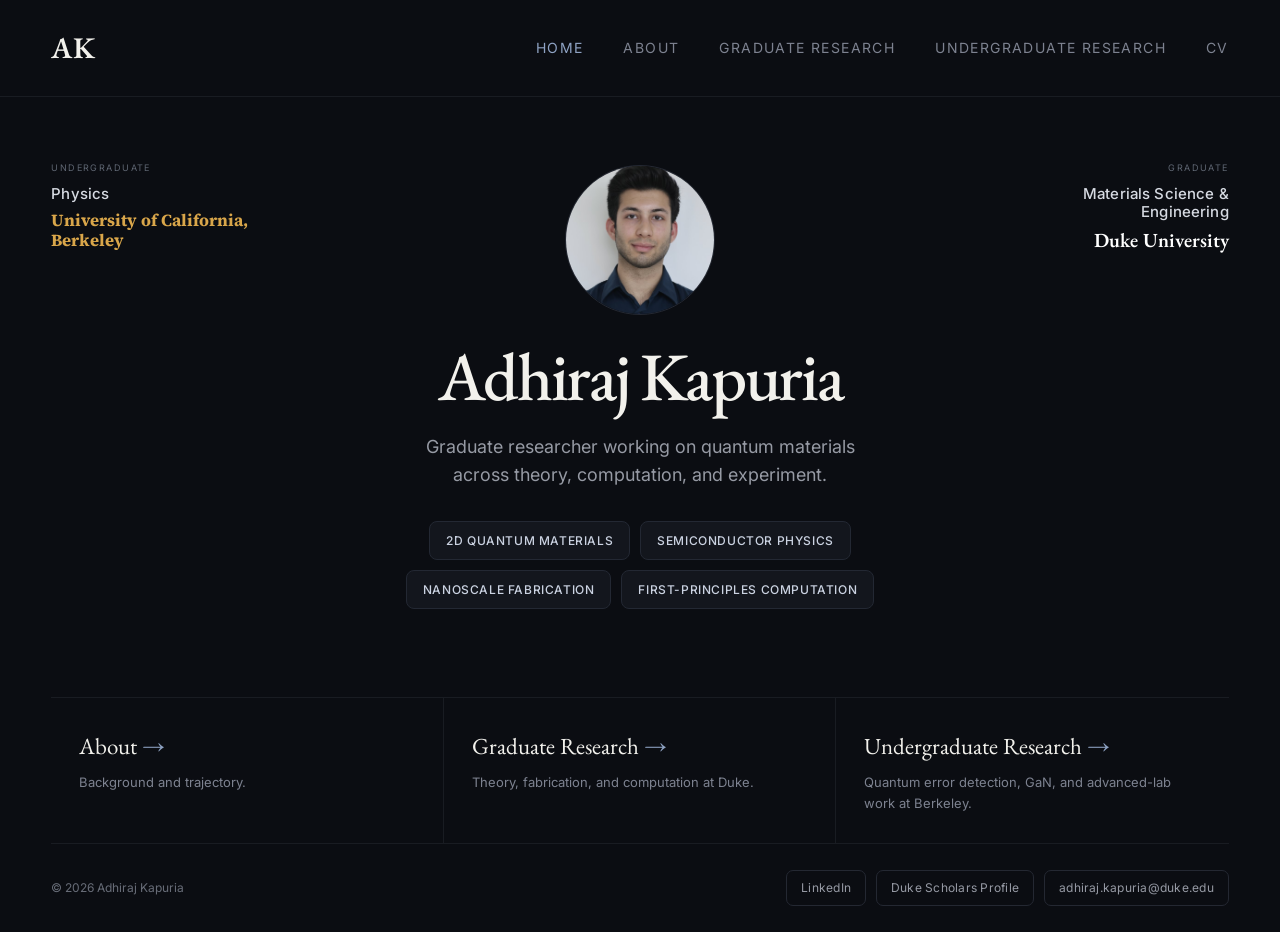
<file: index.html>
<!DOCTYPE html>
<html lang="en">

<head>
  <meta charset="UTF-8">
  <meta name="viewport" content="width=device-width, initial-scale=1.0">

  <link rel="icon" href="favicon.ico" sizes="any">
  <link rel="icon" type="image/png" href="favicon-32.png" sizes="32x32">
  <link rel="apple-touch-icon" href="apple-touch-icon.png">

  <meta name="google-site-verification" content="6veySNMaMa0N7nCQW0opp4xGRta61jZv2MQytDEqQgg" />

  <title>Adhiraj Kapuria — Quantum Materials Researcher, Duke University</title>

  <meta
    name="description"
    content="Adhiraj Kapuria is a graduate researcher in Materials Science and Engineering at Duke University, studying 2D quantum materials, semiconductor physics, nanoscale fabrication, and first-principles computation."
  >
  <meta name="author" content="Adhiraj Kapuria">
  <link rel="canonical" href="https://adhirajkapuria.com/">

  <meta property="og:type" content="website">
  <meta property="og:title" content="Adhiraj Kapuria — Quantum Materials Researcher, Duke University">
  <meta property="og:description" content="Graduate researcher studying quantum materials across theory, computation, and experiment.">
  <meta property="og:url" content="https://adhirajkapuria.com/">
  <meta property="og:image" content="https://adhirajkapuria.com/portrait.jpg">
  <meta name="twitter:card" content="summary">

  <script type="application/ld+json">
  {
    "@context": "https://schema.org",
    "@type": "Person",
    "name": "Adhiraj Kapuria",
    "url": "https://adhirajkapuria.com",
    "image": "https://adhirajkapuria.com/portrait.jpg",
    "jobTitle": "Graduate Researcher",
    "affiliation": {
      "@type": "CollegeOrUniversity",
      "name": "Duke University"
    },
    "alumniOf": {
      "@type": "CollegeOrUniversity",
      "name": "University of California, Berkeley"
    },
    "knowsAbout": [
      "2D Quantum Materials",
      "Semiconductor Physics",
      "Nanoscale Fabrication",
      "First-Principles Computation"
    ],
    "sameAs": [
      "https://www.linkedin.com/in/adhirajkapuria/"
    ]
  }
  </script>

  <link rel="preconnect" href="https://fonts.googleapis.com">
  <link rel="preconnect" href="https://fonts.gstatic.com" crossorigin>
  <link
    href="https://fonts.googleapis.com/css2?family=EB+Garamond:wght@500;600&family=Inter:wght@400;500&family=Source+Serif+4:wght@600;700&display=swap"
    rel="stylesheet"
  >

  <link rel="stylesheet" href="./style.css">
</head>

<body>

  <header class="site-header">
    <nav class="nav-container">

      <a href="index.html" class="brand">AK</a>

      <div class="nav-links">
        <a href="index.html" class="is-current">Home</a>
        <a href="about.html">About</a>
        <a href="research.html">Graduate Research</a>
        <a href="undergraduate.html">Undergraduate Research</a>
        <a href="Adhiraj_CV.pdf">CV</a>
      </div>

    </nav>
  </header>

  <main>

    <section class="hero">

      <div class="affiliations">
        <div class="affil affil-left">
          <span class="affil-label">Undergraduate</span>
          <span class="affil-field">Physics</span>
          <span class="affil-school affil-berkeley">University of California, Berkeley</span>
        </div>
        <div class="affil affil-right">
          <span class="affil-label">Graduate</span>
          <span class="affil-field">Materials Science &amp; Engineering</span>
          <span class="affil-school affil-duke">Duke University</span>
        </div>
      </div>

      <div class="hero-center">

        <div class="hero-portrait">
          <img
            src="portrait.jpg"
            alt="Portrait of Adhiraj Kapuria"
            width="150"
            height="150"
          >
        </div>

        <h1>Adhiraj Kapuria</h1>

        <p class="intro">
          Graduate researcher working on quantum materials across theory,
          computation, and experiment.
        </p>

        <div class="focus-chips">
          <span>2D Quantum Materials</span>
          <span>Semiconductor Physics</span>
          <span>Nanoscale Fabrication</span>
          <span>First-Principles Computation</span>
        </div>

      </div>

    </section>

    <nav class="section-links" aria-label="Explore">
      <a href="about.html">
        <span class="section-title">About <span class="arrow">&rarr;</span></span>
        <span class="section-sub">Background and trajectory.</span>
      </a>
      <a href="research.html">
        <span class="section-title">Graduate Research <span class="arrow">&rarr;</span></span>
        <span class="section-sub">Theory, fabrication, and computation at Duke.</span>
      </a>
      <a href="undergraduate.html">
        <span class="section-title">Undergraduate Research <span class="arrow">&rarr;</span></span>
        <span class="section-sub">Quantum error detection, GaN, and advanced-lab work at Berkeley.</span>
      </a>
    </nav>

  </main>

  <footer class="site-footer">
    <p>© 2026 Adhiraj Kapuria</p>
    <div class="footer-links">
      <a
        href="https://www.linkedin.com/in/adhirajkapuria/"
        target="_blank"
        rel="noopener noreferrer"
      >LinkedIn</a>
      <a
        href="https://scholars.duke.edu/person/adhirajkapuria"
        target="_blank"
        rel="noopener noreferrer"
      >Duke Scholars Profile</a>
      <a href="mailto:adhiraj.kapuria@duke.edu">adhiraj.kapuria@duke.edu</a>
    </div>
  </footer>

</body>

</html>
</file>
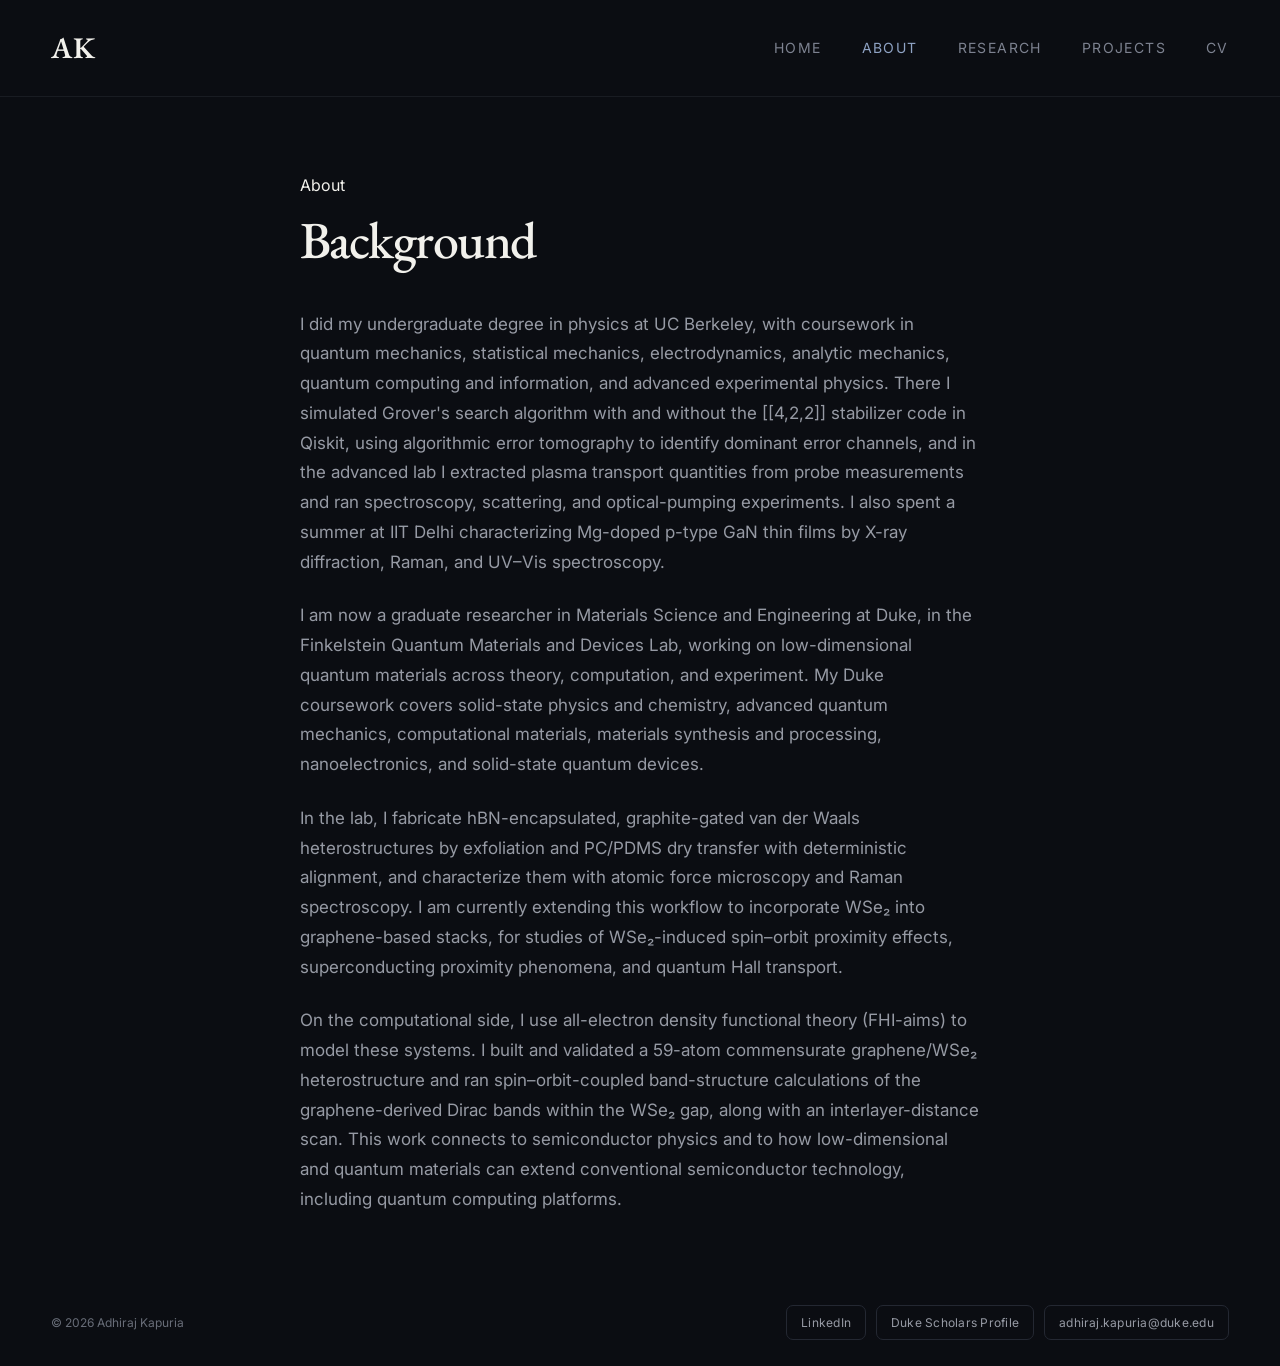
<file: about.html>
<!DOCTYPE html>
<html lang="en">

<head>
  <meta charset="UTF-8">
  <meta name="viewport" content="width=device-width, initial-scale=1.0">

  <link rel="icon" href="favicon.ico" sizes="any">
  <link rel="icon" type="image/png" href="favicon-32.png" sizes="32x32">
  <link rel="apple-touch-icon" href="apple-touch-icon.png">

  <title>About — Adhiraj Kapuria</title>

  <meta
    name="description"
    content="About Adhiraj Kapuria — a graduate researcher at Duke University working on low-dimensional quantum materials across theory, computation, and experiment, with a focus on semiconductor physics."
  >
  <meta name="author" content="Adhiraj Kapuria">
  <link rel="canonical" href="https://adhirajkapuria.com/about.html">

  <meta property="og:type" content="profile">
  <meta property="og:title" content="About — Adhiraj Kapuria">
  <meta property="og:description" content="Graduate researcher at Duke working on low-dimensional quantum materials across theory, computation, and experiment.">
  <meta property="og:url" content="https://adhirajkapuria.com/about.html">

  <link rel="preconnect" href="https://fonts.googleapis.com">
  <link rel="preconnect" href="https://fonts.gstatic.com" crossorigin>
  <link
    href="https://fonts.googleapis.com/css2?family=EB+Garamond:wght@500;600&family=Inter:wght@400;500&display=swap"
    rel="stylesheet"
  >

  <link rel="stylesheet" href="./style.css">
</head>

<body>

  <header class="site-header">
    <nav class="nav-container">

      <a href="index.html" class="brand">AK</a>

      <div class="nav-links">
        <a href="index.html">Home</a>
        <a href="about.html" class="is-current">About</a>
        <a href="research.html">Research</a>
        <a href="projects.html">Projects</a>
        <a href="Adhiraj_CV.pdf">CV</a>
      </div>

    </nav>
  </header>

  <main>

    <article class="page">

      <p class="eyebrow">About</p>
      <h1 class="page-title">Background</h1>

      <div class="prose">
        <p>
          I did my undergraduate degree in physics at UC Berkeley, with
          coursework in quantum mechanics, statistical mechanics,
          electrodynamics, analytic mechanics, quantum computing and
          information, and advanced experimental physics. There I simulated
          Grover's search algorithm with and without the [[4,2,2]] stabilizer
          code in Qiskit, using algorithmic error tomography to identify
          dominant error channels, and in the advanced lab I extracted plasma
          transport quantities from probe measurements and ran spectroscopy,
          scattering, and optical-pumping experiments. I also spent a summer at
          IIT Delhi characterizing Mg-doped p-type GaN thin films by X-ray
          diffraction, Raman, and UV–Vis spectroscopy.
        </p>
        <p>
          I am now a graduate researcher in Materials Science and Engineering
          at Duke, in the Finkelstein Quantum Materials and Devices Lab,
          working on low-dimensional quantum materials across theory,
          computation, and experiment. My Duke coursework covers solid-state
          physics and chemistry, advanced quantum mechanics, computational
          materials, materials synthesis and processing, nanoelectronics, and
          solid-state quantum devices.
        </p>
        <p>
          In the lab, I fabricate hBN-encapsulated, graphite-gated van der
          Waals heterostructures by exfoliation and PC/PDMS dry transfer with
          deterministic alignment, and characterize them with atomic force
          microscopy and Raman spectroscopy. I am currently extending this
          workflow to incorporate WSe₂ into graphene-based stacks, for studies
          of WSe₂-induced spin–orbit proximity effects, superconducting
          proximity phenomena, and quantum Hall transport.
        </p>
        <p>
          On the computational side, I use all-electron density functional
          theory (FHI-aims) to model these systems. I built and validated a
          59-atom commensurate graphene/WSe₂ heterostructure and ran
          spin–orbit-coupled band-structure calculations of the
          graphene-derived Dirac bands within the WSe₂ gap, along with an
          interlayer-distance scan. This work connects to semiconductor physics
          and to how low-dimensional and quantum materials can extend
          conventional semiconductor technology, including quantum computing
          platforms.
        </p>
      </div>

    </article>

  </main>

  <footer class="site-footer">
    <p>© 2026 Adhiraj Kapuria</p>
    <div class="footer-links">
      <a
        href="https://www.linkedin.com/in/adhirajkapuria/"
        target="_blank"
        rel="noopener noreferrer"
      >LinkedIn</a>
      <a
        href="https://scholars.duke.edu/person/adhirajkapuria"
        target="_blank"
        rel="noopener noreferrer"
      >Duke Scholars Profile</a>
      <a href="mailto:adhiraj.kapuria@duke.edu">adhiraj.kapuria@duke.edu</a>
    </div>
  </footer>

</body>

</html>
</file>
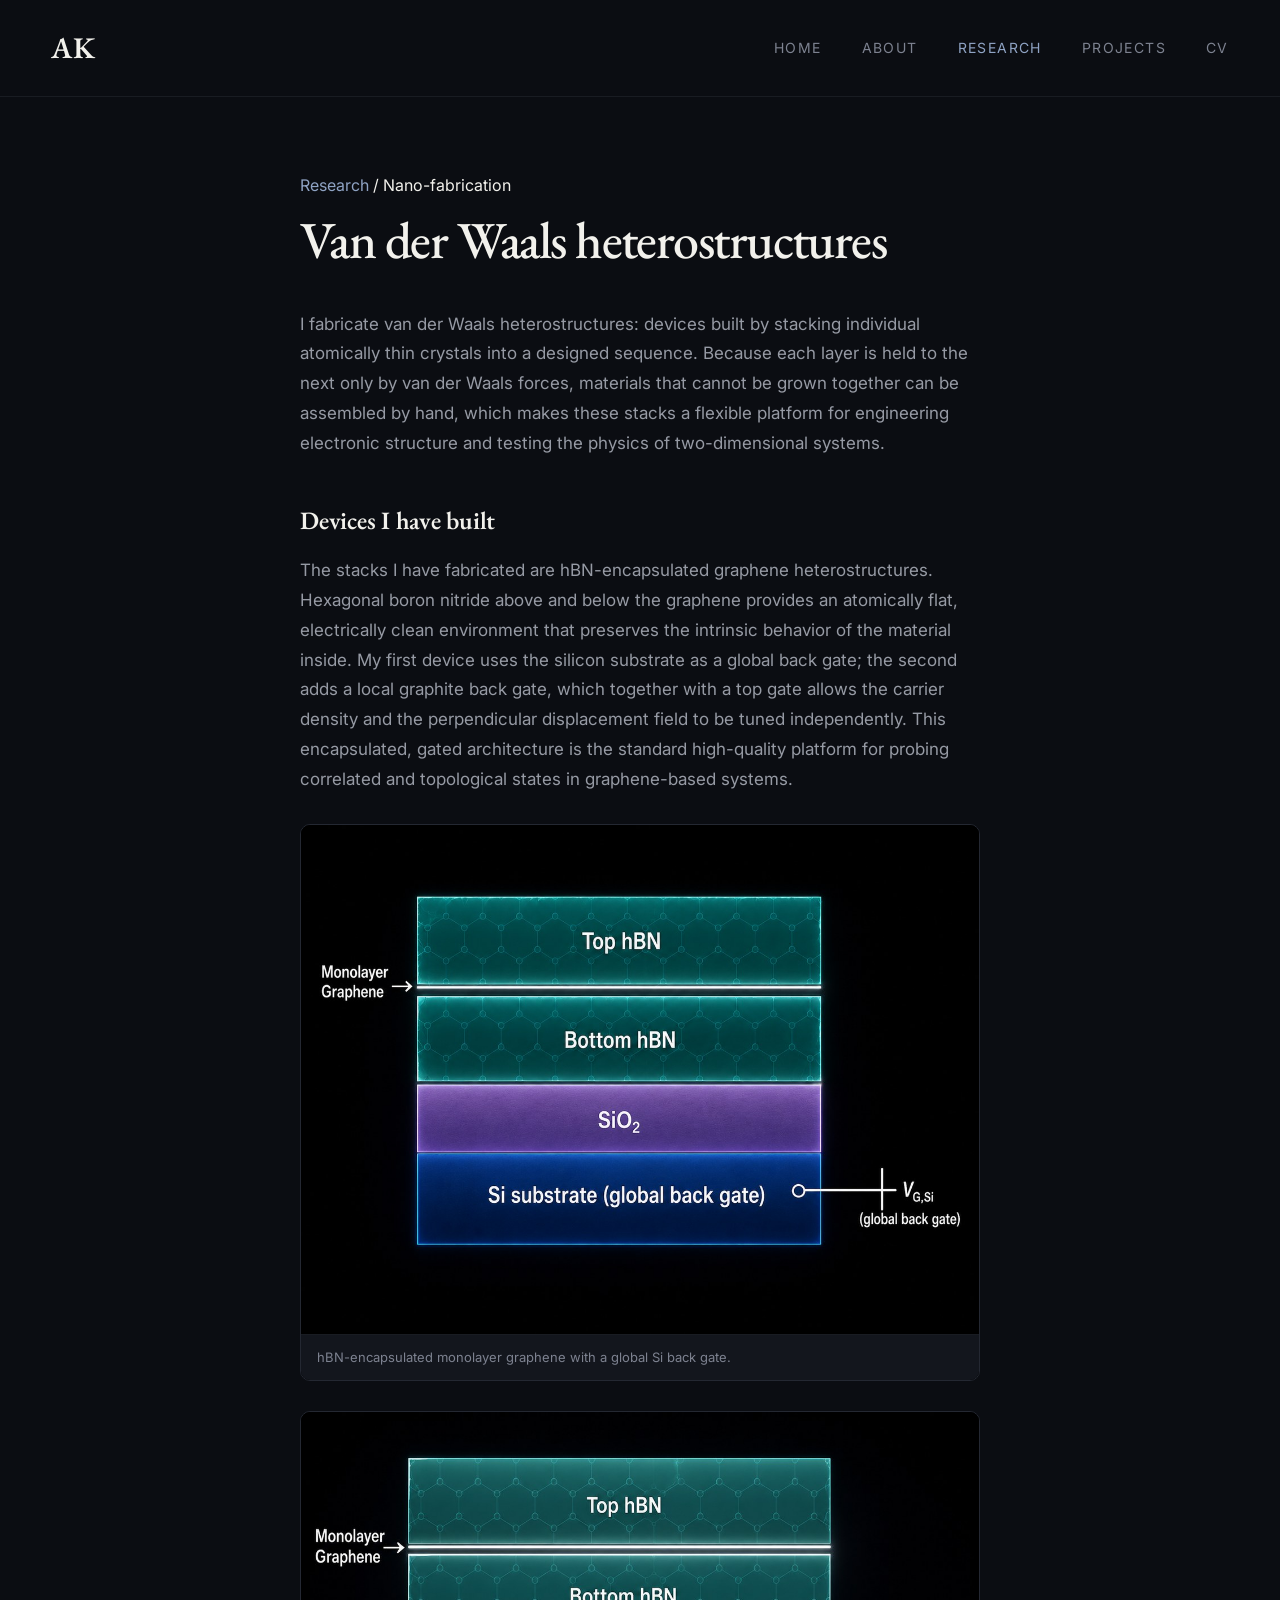
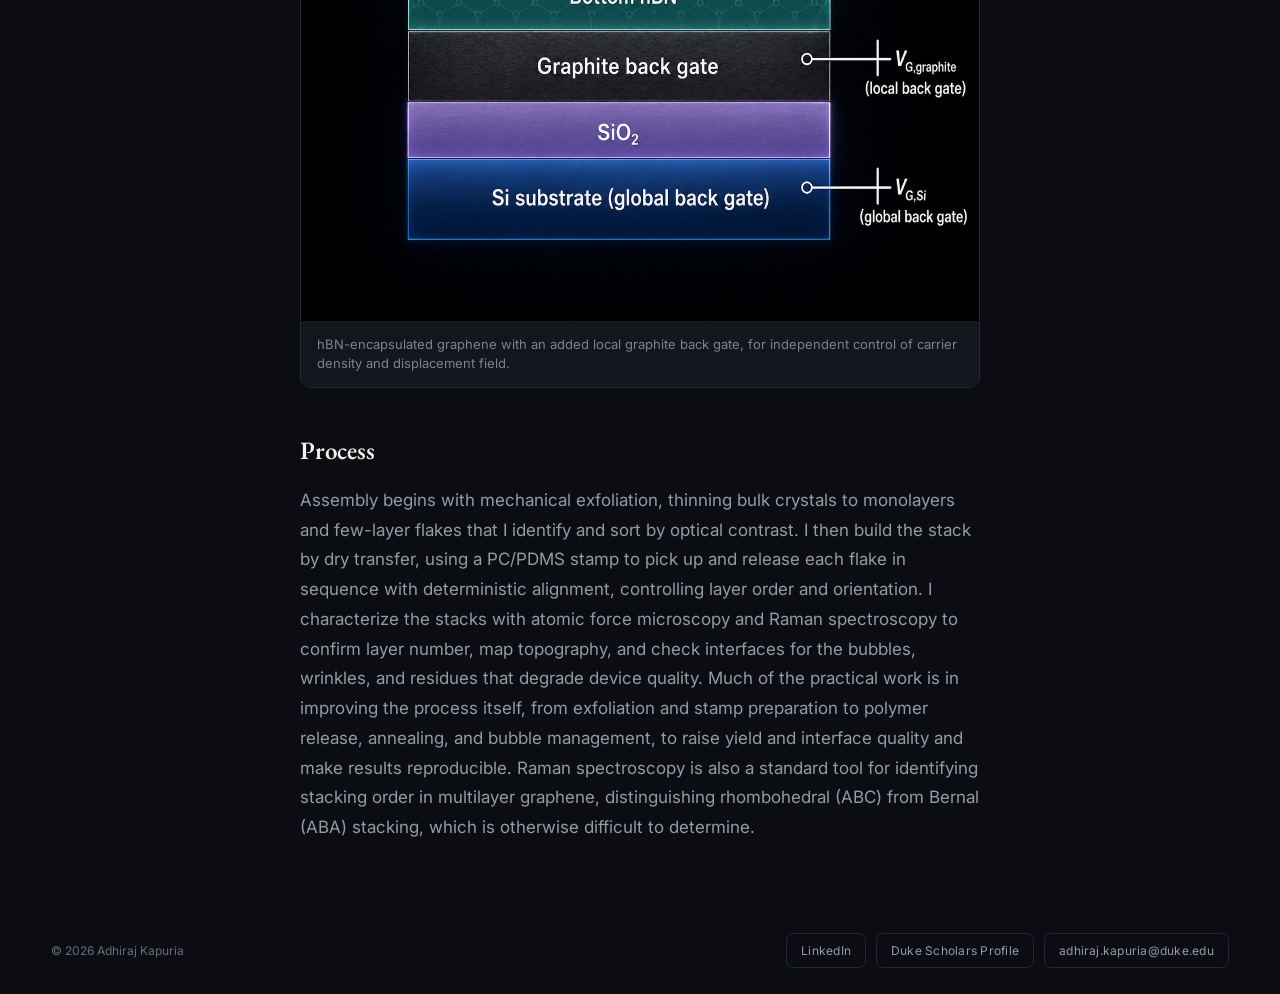
<file: fabrication.html>
<!DOCTYPE html>
<html lang="en">

<head>
  <meta charset="UTF-8">
  <meta name="viewport" content="width=device-width, initial-scale=1.0">

  <link rel="icon" href="favicon.ico" sizes="any">
  <link rel="icon" type="image/png" href="favicon-32.png" sizes="32x32">
  <link rel="apple-touch-icon" href="apple-touch-icon.png">

  <title>Nano-fabrication — Adhiraj Kapuria</title>

  <meta
    name="description"
    content="Nano-fabrication of van der Waals heterostructures — hBN-encapsulated, graphite-gated graphene devices built by exfoliation and dry transfer, with AFM and Raman characterization."
  >
  <meta name="author" content="Adhiraj Kapuria">
  <link rel="canonical" href="https://adhirajkapuria.com/fabrication.html">

  <link rel="preconnect" href="https://fonts.googleapis.com">
  <link rel="preconnect" href="https://fonts.gstatic.com" crossorigin>
  <link
    href="https://fonts.googleapis.com/css2?family=EB+Garamond:wght@500;600&family=Inter:wght@400;500&family=Source+Serif+4:wght@600;700&display=swap"
    rel="stylesheet"
  >

  <link rel="stylesheet" href="./style.css">
</head>

<body>

  <header class="site-header">
    <nav class="nav-container">

      <a href="index.html" class="brand">AK</a>

      <div class="nav-links">
        <a href="index.html">Home</a>
        <a href="about.html">About</a>
        <div class="nav-dropdown">
          <a href="research.html" class="is-current">Research</a>
          <div class="dropdown-menu">
            <div class="dropdown-menu-inner">
              <a href="theory.html">Theory</a>
              <a href="fabrication.html" class="is-current">Nano-fabrication</a>
              <a href="computation.html">Computation</a>
            </div>
          </div>
        </div>
        <a href="projects.html">Projects</a>
        <a href="Adhiraj_CV.pdf">CV</a>
      </div>

    </nav>
  </header>

  <main>

    <article class="page">

      <p class="eyebrow"><a href="research.html" class="crumb">Research</a> / Nano-fabrication</p>
      <h1 class="page-title">Van der Waals heterostructures</h1>

      <div class="prose">
        <p>
          I fabricate van der Waals heterostructures: devices built by stacking
          individual atomically thin crystals into a designed sequence. Because
          each layer is held to the next only by van der Waals forces,
          materials that cannot be grown together can be assembled by hand,
          which makes these stacks a flexible platform for engineering
          electronic structure and testing the physics of two-dimensional
          systems.
        </p>

        <h2 class="prose-h">Devices I have built</h2>
        <p>
          The stacks I have fabricated are hBN-encapsulated graphene
          heterostructures. Hexagonal boron nitride above and below the
          graphene provides an atomically flat, electrically clean environment
          that preserves the intrinsic behavior of the material inside. My
          first device uses the silicon substrate as a global back gate; the
          second adds a local graphite back gate, which together with a top
          gate allows the carrier density and the perpendicular displacement
          field to be tuned independently. This encapsulated, gated
          architecture is the standard high-quality platform for probing
          correlated and topological states in graphene-based systems.
        </p>

        <figure class="fab-figure">
          <img src="graphene_only.jpg" alt="Cross-section of an hBN-encapsulated monolayer graphene stack with a global silicon back gate." loading="lazy">
          <figcaption>hBN-encapsulated monolayer graphene with a global Si back gate.</figcaption>
        </figure>

        <figure class="fab-figure">
          <img src="with_graphite.jpg" alt="Cross-section of an hBN-encapsulated graphene stack with an added local graphite back gate." loading="lazy">
          <figcaption>hBN-encapsulated graphene with an added local graphite back gate, for independent control of carrier density and displacement field.</figcaption>
        </figure>

        <h2 class="prose-h">Process</h2>
        <p>
          Assembly begins with mechanical exfoliation, thinning bulk crystals
          to monolayers and few-layer flakes that I identify and sort by
          optical contrast. I then build the stack by dry transfer, using a
          PC/PDMS stamp to pick up and release each flake in sequence with
          deterministic alignment, controlling layer order and orientation. I
          characterize the stacks with atomic force microscopy and Raman
          spectroscopy to confirm layer number, map topography, and check
          interfaces for the bubbles, wrinkles, and residues that degrade
          device quality. Much of the practical work is in improving the
          process itself, from exfoliation and stamp preparation to polymer
          release, annealing, and bubble management, to raise yield and
          interface quality and make results reproducible. Raman spectroscopy
          is also a standard tool for identifying stacking order in multilayer
          graphene, distinguishing rhombohedral (ABC) from Bernal (ABA)
          stacking, which is otherwise difficult to determine.
        </p>
       
      </div>

    </article>

  </main>

  <footer class="site-footer">
    <p>© 2026 Adhiraj Kapuria</p>
    <div class="footer-links">
      <a
        href="https://www.linkedin.com/in/adhirajkapuria/"
        target="_blank"
        rel="noopener noreferrer"
      >LinkedIn</a>
      <a
        href="https://scholars.duke.edu/person/adhirajkapuria"
        target="_blank"
        rel="noopener noreferrer"
      >Duke Scholars Profile</a>
      <a href="mailto:adhiraj.kapuria@duke.edu">adhiraj.kapuria@duke.edu</a>
    </div>
  </footer>

</body>

</html>
</file>
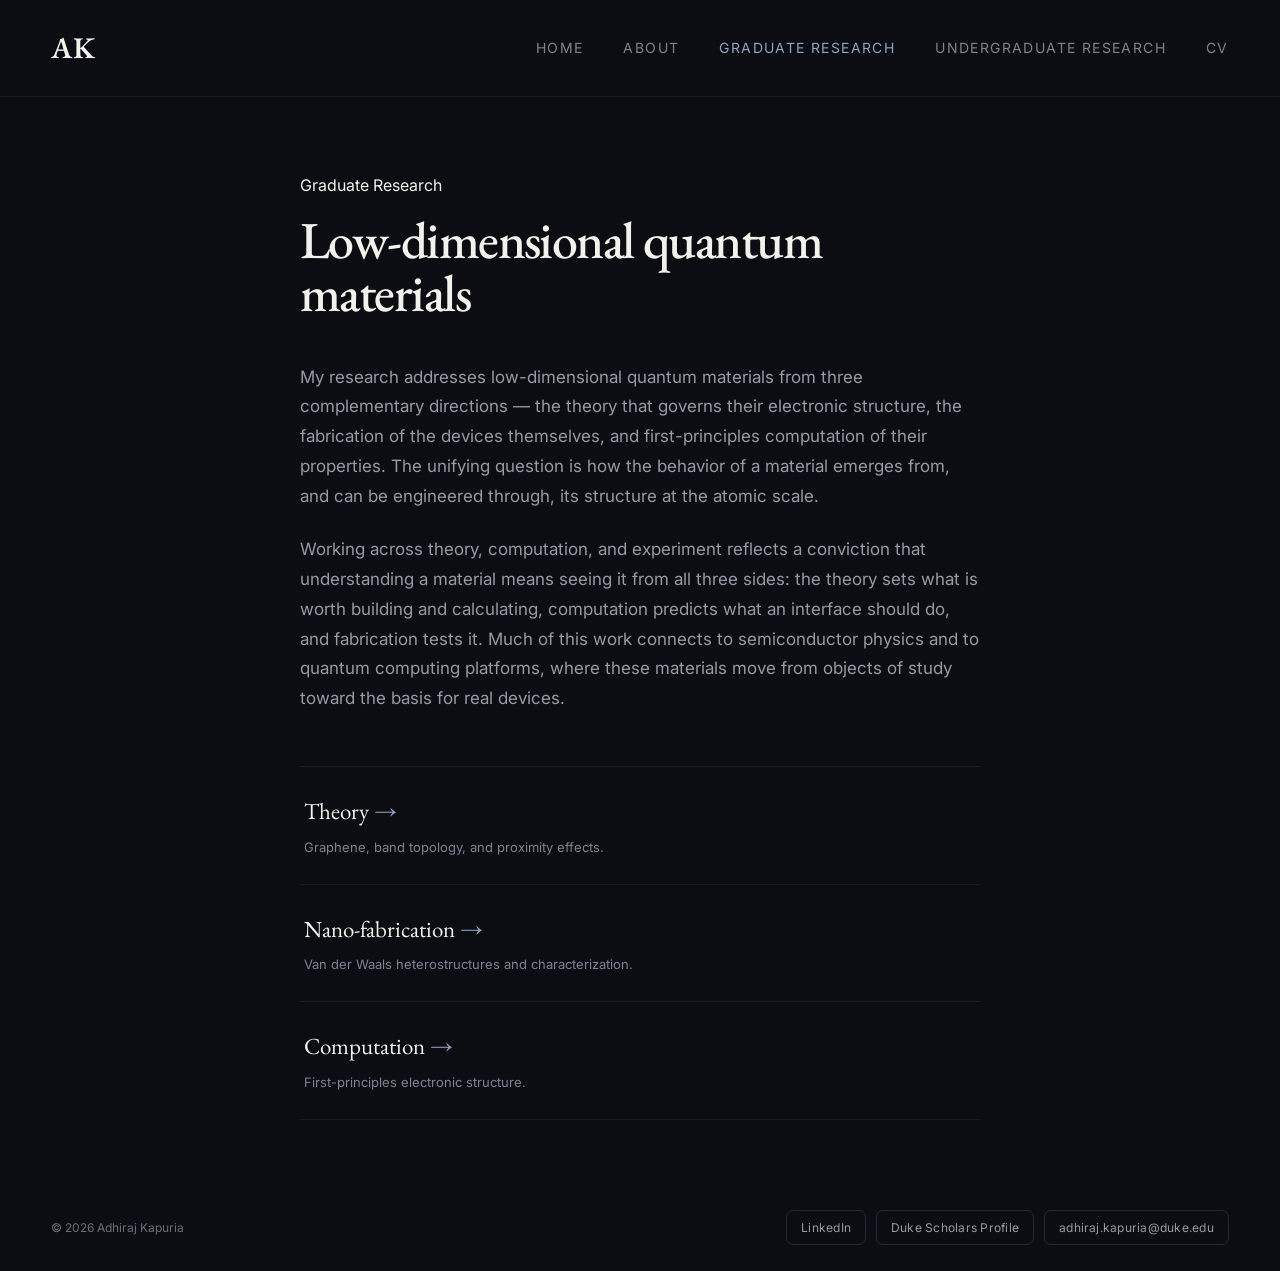
<file: research.html>
<!DOCTYPE html>
<html lang="en">

<head>
  <meta charset="UTF-8">
  <meta name="viewport" content="width=device-width, initial-scale=1.0">

  <link rel="icon" href="favicon.ico" sizes="any">
  <link rel="icon" type="image/png" href="favicon-32.png" sizes="32x32">
  <link rel="apple-touch-icon" href="apple-touch-icon.png">

  <title>Graduate Research — Adhiraj Kapuria</title>

  <meta
    name="description"
    content="Research overview — Adhiraj Kapuria works on low-dimensional quantum materials across theory, nanoscale fabrication, and first-principles computation."
  >
  <meta name="author" content="Adhiraj Kapuria">
  <link rel="canonical" href="https://adhirajkapuria.com/research.html">

  <link rel="preconnect" href="https://fonts.googleapis.com">
  <link rel="preconnect" href="https://fonts.gstatic.com" crossorigin>
  <link
    href="https://fonts.googleapis.com/css2?family=EB+Garamond:wght@500;600&family=Inter:wght@400;500&family=Source+Serif+4:wght@600;700&display=swap"
    rel="stylesheet"
  >

  <link rel="stylesheet" href="./style.css">
</head>

<body>

  <header class="site-header">
    <nav class="nav-container">

      <a href="index.html" class="brand">AK</a>

      <div class="nav-links">
        <a href="index.html">Home</a>
        <a href="about.html">About</a>
        <div class="nav-dropdown">
          <a href="research.html" class="is-current">Graduate Research</a>
          <div class="dropdown-menu">
            <div class="dropdown-menu-inner">
              <a href="theory.html">Theory</a>
              <a href="fabrication.html">Nano-fabrication</a>
              <a href="computation.html">Computation</a>
            </div>
          </div>
        </div>
        <a href="undergraduate.html">Undergraduate Research</a>
        <a href="Adhiraj_CV.pdf">CV</a>
      </div>

    </nav>
  </header>

  <main>

    <article class="page">

      <p class="eyebrow">Graduate Research</p>
      <h1 class="page-title">Low-dimensional quantum materials</h1>

      <div class="prose">
        <p>
          My research addresses low-dimensional quantum materials from three
          complementary directions — the theory that governs their electronic
          structure, the fabrication of the devices themselves, and
          first-principles computation of their properties. The unifying
          question is how the behavior of a material emerges from, and can be
          engineered through, its structure at the atomic scale.
        </p>
        <p>
          Working across theory, computation, and experiment reflects a
          conviction that understanding a material means seeing it from all
          three sides: the theory sets what is worth building and calculating,
          computation predicts what an interface should do, and fabrication
          tests it. Much of this work connects to semiconductor physics and to
          quantum computing platforms, where these materials move from objects
          of study toward the basis for real devices.
        </p>
      </div>

      <nav class="section-links" aria-label="Research areas">
        <a href="theory.html">
          <span class="section-title">Theory <span class="arrow">&rarr;</span></span>
          <span class="section-sub">Graphene, band topology, and proximity effects.</span>
        </a>
        <a href="fabrication.html">
          <span class="section-title">Nano-fabrication <span class="arrow">&rarr;</span></span>
          <span class="section-sub">Van der Waals heterostructures and characterization.</span>
        </a>
        <a href="computation.html">
          <span class="section-title">Computation <span class="arrow">&rarr;</span></span>
          <span class="section-sub">First-principles electronic structure.</span>
        </a>
      </nav>

    </article>

  </main>

  <footer class="site-footer">
    <p>© 2026 Adhiraj Kapuria</p>
    <div class="footer-links">
      <a
        href="https://www.linkedin.com/in/adhirajkapuria/"
        target="_blank"
        rel="noopener noreferrer"
      >LinkedIn</a>
      <a
        href="https://scholars.duke.edu/person/adhirajkapuria"
        target="_blank"
        rel="noopener noreferrer"
      >Duke Scholars Profile</a>
      <a href="mailto:adhiraj.kapuria@duke.edu">adhiraj.kapuria@duke.edu</a>
    </div>
  </footer>

</body>

</html>
</file>
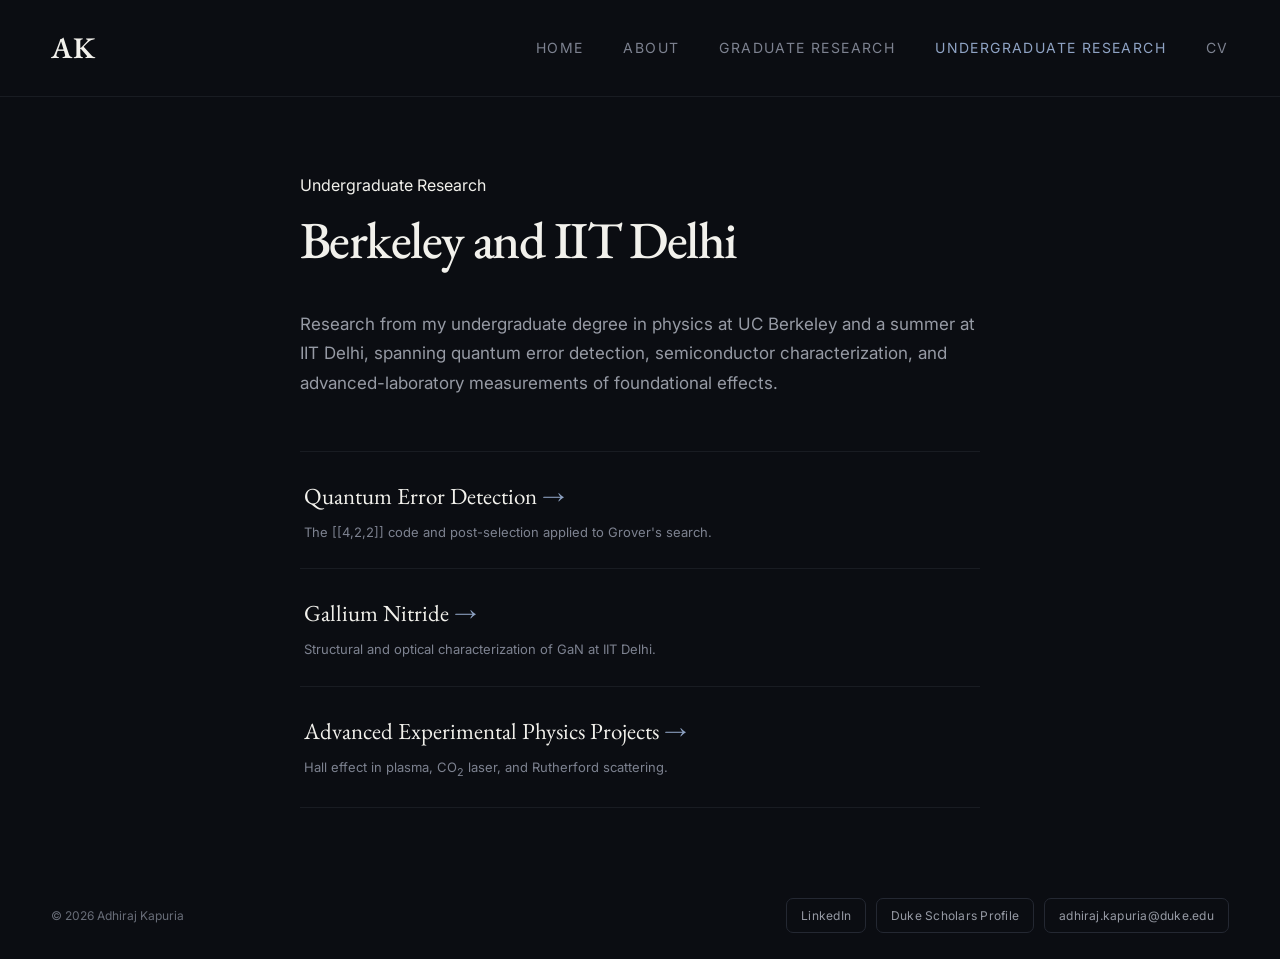
<file: undergraduate.html>
<!DOCTYPE html>
<html lang="en">

<head>
  <meta charset="UTF-8">
  <meta name="viewport" content="width=device-width, initial-scale=1.0">

  <link rel="icon" href="favicon.ico" sizes="any">
  <link rel="icon" type="image/png" href="favicon-32.png" sizes="32x32">
  <link rel="apple-touch-icon" href="apple-touch-icon.png">

  <title>Undergraduate Research — Adhiraj Kapuria</title>

  <meta
    name="description"
    content="Undergraduate research at UC Berkeley and IIT Delhi — quantum error detection for Grover's search, GaN characterization, and advanced-lab experiments."
  >
  <meta name="author" content="Adhiraj Kapuria">
  <link rel="canonical" href="https://adhirajkapuria.com/undergraduate.html">

  <link rel="preconnect" href="https://fonts.googleapis.com">
  <link rel="preconnect" href="https://fonts.gstatic.com" crossorigin>
  <link
    href="https://fonts.googleapis.com/css2?family=EB+Garamond:wght@500;600&family=Inter:wght@400;500&family=Source+Serif+4:wght@600;700&display=swap"
    rel="stylesheet"
  >

  <link rel="stylesheet" href="./style.css">
</head>

<body>

  <header class="site-header">
    <nav class="nav-container">

      <a href="index.html" class="brand">AK</a>

      <div class="nav-links">
        <a href="index.html">Home</a>
        <a href="about.html">About</a>
        <div class="nav-dropdown">
          <a href="research.html">Graduate Research</a>
          <div class="dropdown-menu">
            <div class="dropdown-menu-inner">
              <a href="theory.html">Theory</a>
              <a href="fabrication.html">Nano-fabrication</a>
              <a href="computation.html">Computation</a>
            </div>
          </div>
        </div>
        <div class="nav-dropdown">
          <a href="undergraduate.html" class="is-current">Undergraduate Research</a>
          <div class="dropdown-menu">
            <div class="dropdown-menu-inner">
              <a href="grover.html">Quantum Error Detection</a>
              <a href="gan.html">Gallium Nitride</a>
              <a href="advanced.html">Advanced Experimental Physics Projects</a>
            </div>
          </div>
        </div>
        <a href="Adhiraj_CV.pdf">CV</a>
      </div>

    </nav>
  </header>

  <main>

    <article class="page">

      <p class="eyebrow">Undergraduate Research</p>
      <h1 class="page-title">Berkeley and IIT Delhi</h1>

      <div class="prose">
        <p>
          Research from my undergraduate degree in physics at UC Berkeley and a
          summer at IIT Delhi, spanning quantum error detection, semiconductor
          characterization, and advanced-laboratory measurements of foundational
          effects.
        </p>
      </div>

      <nav class="section-links" aria-label="Undergraduate research areas">
        <a href="grover.html">
          <span class="section-title">Quantum Error Detection <span class="arrow">&rarr;</span></span>
          <span class="section-sub">The [[4,2,2]] code and post-selection applied to Grover's search.</span>
        </a>
        <a href="gan.html">
          <span class="section-title">Gallium Nitride <span class="arrow">&rarr;</span></span>
          <span class="section-sub">Structural and optical characterization of GaN at IIT Delhi.</span>
        </a>
        <a href="advanced.html">
          <span class="section-title">Advanced Experimental Physics Projects <span class="arrow">&rarr;</span></span>
          <span class="section-sub">Hall effect in plasma, CO<sub>2</sub> laser, and Rutherford scattering.</span>
        </a>
      </nav>

    </article>

  </main>

  <footer class="site-footer">
    <p>© 2026 Adhiraj Kapuria</p>
    <div class="footer-links">
      <a
        href="https://www.linkedin.com/in/adhirajkapuria/"
        target="_blank"
        rel="noopener noreferrer"
      >LinkedIn</a>
      <a
        href="https://scholars.duke.edu/person/adhirajkapuria"
        target="_blank"
        rel="noopener noreferrer"
      >Duke Scholars Profile</a>
      <a href="mailto:adhiraj.kapuria@duke.edu">adhiraj.kapuria@duke.edu</a>
    </div>
  </footer>

</body>

</html>
</file>
<file: style.css>
/* =========================================================
   ADHIRAJ KAPURIA — PERSONAL WEBSITE
   ========================================================= */

:root {
  --bg: #0b0d12;
  --surface: #13161d;
  --text: #f2f1ec;
  --text-soft: #969aa4;
  --muted: #7d8290;
  --faint: #686d78;

  --accent: #8fa3c4;

  --border: #191c22;
  --border-soft: #242832;
  --chip-border: #232833;

  --max-width: 1180px;
}

* {
  margin: 0;
  padding: 0;
  box-sizing: border-box;
}

html {
  scroll-behavior: smooth;
}

body {
  background: var(--bg);
  color: var(--text);
  font-family: "Inter", system-ui, sans-serif;
  font-size: 16px;
  line-height: 1.6;
  -webkit-font-smoothing: antialiased;
  display: flex;
  flex-direction: column;
  min-height: 100vh;
}

a {
  color: inherit;
  text-decoration: none;
}


/* ---------- NAV ---------- */

.site-header {
  border-bottom: 0.5px solid var(--border);
}

.nav-container {
  width: min(92%, var(--max-width));
  margin: auto;
  height: 96px;
  display: flex;
  align-items: center;
  justify-content: space-between;
}

.brand {
  font-family: "EB Garamond", Georgia, serif;
  font-size: 30px;
  font-weight: 600;
  letter-spacing: 0.02em;
  color: var(--text);
}

.nav-links {
  display: flex;
  align-items: center;
  gap: 40px;
}

.nav-links > a,
.nav-dropdown > a {
  font-size: 14px;
  letter-spacing: 0.1em;
  text-transform: uppercase;
  color: var(--muted);
  transition: color 0.2s ease;
}

.nav-links > a:hover,
.nav-links > a.is-current,
.nav-dropdown > a:hover,
.nav-dropdown > a.is-current {
  color: var(--accent);
}

/* ---------- NAV DROPDOWN ---------- */

.nav-dropdown {
  position: relative;
  display: inline-flex;
  align-items: center;
  /* generous hover target and bridge to the menu */
  padding: 12px 0;
}

.dropdown-menu {
  position: absolute;
  top: 100%;
  left: 50%;
  transform: translateX(-50%);
  /* transparent bridge removes the dead gap */
  padding-top: 14px;
  min-width: 210px;
  display: flex;
  flex-direction: column;
  opacity: 0;
  visibility: hidden;
  transition: opacity 0.2s ease, transform 0.2s ease;
  transition-delay: 0s;
  z-index: 20;
}

.dropdown-menu-inner {
  background: var(--surface);
  border: 0.5px solid var(--border-soft);
  border-radius: 10px;
  padding: 8px 0;
  box-shadow: 0 10px 30px rgba(0, 0, 0, 0.35);
}

.nav-dropdown:hover .dropdown-menu {
  opacity: 1;
  visibility: visible;
}

/* keep it open briefly after leaving, so it's forgiving */
.dropdown-menu {
  transition-delay: 0.15s;
}

.nav-dropdown:hover .dropdown-menu {
  transition-delay: 0s;
}

.dropdown-menu a {
  display: block;
  padding: 12px 22px;
  font-size: 13px;
  letter-spacing: 0.08em;
  text-transform: uppercase;
  color: var(--muted);
  white-space: nowrap;
  transition: color 0.18s ease, background-color 0.18s ease;
}

.dropdown-menu a:hover {
  color: var(--text);
  background: rgba(255, 255, 255, 0.04);
}


/* ---------- HERO ---------- */

main {
  flex: 1;
}

.hero {
  position: relative;
  width: min(92%, var(--max-width));
  margin: 0 auto;
  padding: 64px 0 48px;
}

.affiliations {
  position: absolute;
  top: 64px;
  left: 0;
  right: 0;
  display: flex;
  justify-content: space-between;
  pointer-events: none;
}

.affil {
  display: flex;
  flex-direction: column;
  max-width: 210px;
  pointer-events: auto;
}

.affil-left {
  text-align: left;
  align-items: flex-start;
}

.affil-right {
  text-align: right;
  align-items: flex-end;
}

.affil-label {
  font-size: 9px;
  letter-spacing: 0.16em;
  text-transform: uppercase;
  color: #5f6672;
  margin-bottom: 10px;
}

.affil-field {
  font-size: 15px;
  font-weight: 500;
  letter-spacing: 0.01em;
  color: #d6dae2;
  margin-bottom: 8px;
  line-height: 1.2;
}

.affil-school {
  line-height: 1.14;
}

.affil-berkeley {
  font-family: "Source Serif 4", Georgia, serif;
  font-size: 17px;
  font-weight: 700;
  color: #d9a64a;
}

.affil-duke {
  font-family: "EB Garamond", Georgia, serif;
  font-size: 20px;
  font-weight: 600;
  color: #ffffff;
}

.hero-center {
  display: flex;
  flex-direction: column;
  align-items: center;
  text-align: center;
  padding-top: 4px;
}

.hero-portrait {
  margin-bottom: 30px;
}

.hero-portrait img {
  width: 150px;
  height: 150px;
  object-fit: cover;
  border-radius: 50%;
  border: 0.5px solid var(--border-soft);
  display: block;
}

.hero h1 {
  font-family: "EB Garamond", Georgia, serif;
  font-size: clamp(50px, 7vw, 68px);
  font-weight: 500;
  line-height: 0.94;
  letter-spacing: -0.035em;
  color: var(--text);
  margin-bottom: 24px;
}

.intro {
  font-size: 18px;
  line-height: 1.55;
  color: var(--text-soft);
  max-width: 460px;
  margin-bottom: 32px;
}

.focus-chips {
  display: flex;
  flex-wrap: wrap;
  gap: 10px;
  justify-content: center;
  max-width: 600px;
}

.focus-chips span {
  font-size: 12px;
  font-weight: 500;
  letter-spacing: 0.05em;
  text-transform: uppercase;
  color: #cbd3e2;
  background: var(--surface);
  border: 0.5px solid var(--chip-border);
  border-radius: 8px;
  padding: 9px 16px;
}


/* ---------- SECTION LINKS ---------- */

.section-links {
  width: min(92%, var(--max-width));
  margin: 40px auto 0;
  display: grid;
  grid-template-columns: repeat(3, 1fr);
  border-top: 0.5px solid var(--border);
  border-bottom: 0.5px solid var(--border);
}

.section-links a {
  padding: 30px 28px;
  border-right: 0.5px solid var(--border);
  display: flex;
  flex-direction: column;
  gap: 7px;
  transition: background-color 0.2s ease;
}

.section-links a:last-child {
  border-right: none;
}

.section-links a:hover {
  background: var(--surface);
}

.section-title {
  font-family: "EB Garamond", Georgia, serif;
  font-size: 23px;
  color: var(--text);
}

.section-title .arrow {
  color: var(--accent);
  transition: transform 0.2s ease;
  display: inline-block;
}

.section-links a:hover .arrow {
  transform: translateX(4px);
}

.section-sub {
  font-size: 13px;
  color: var(--muted);
}


/* ---------- FOOTER ---------- */

.site-footer {
  width: min(92%, var(--max-width));
  margin: auto;
  padding: 26px 0;
  display: flex;
  align-items: center;
  justify-content: space-between;
  font-size: 12px;
  color: var(--faint);
}

.footer-links {
  display: flex;
  flex-wrap: wrap;
  gap: 10px;
}

.footer-links a {
  font-size: 12px;
  letter-spacing: 0.02em;
  color: var(--text-soft);
  border: 0.5px solid var(--border-soft);
  border-radius: 7px;
  padding: 7px 14px;
  transition: color 0.2s ease, border-color 0.2s ease, background-color 0.2s ease;
}

.footer-links a:hover {
  color: var(--accent);
  border-color: var(--accent);
  background: rgba(143, 163, 196, 0.06);
}


/* ---------- INTERIOR PAGE (About, etc.) ---------- */

.page {
  width: min(90%, 680px);
  margin: 0 auto;
  padding: 76px 0 64px;
}

.page .eyebrow {
  margin-bottom: 14px;
}

.page-title {
  font-family: "EB Garamond", Georgia, serif;
  font-size: clamp(38px, 5vw, 52px);
  font-weight: 500;
  line-height: 1.02;
  letter-spacing: -0.03em;
  color: var(--text);
  margin-bottom: 44px;
}

.prose p {
  font-size: 17px;
  line-height: 1.75;
  color: var(--text-soft);
  margin-bottom: 24px;
}

.prose p:last-child {
  margin-bottom: 0;
}

.prose-h {
  font-family: "EB Garamond", Georgia, serif;
  font-size: 25px;
  font-weight: 600;
  letter-spacing: -0.01em;
  color: var(--text);
  margin: 42px 0 16px;
}

.equation {
  overflow-x: auto;
  overflow-y: hidden;
  margin: 4px 0 24px !important;
  color: var(--text);
}

/* ---------- FIGURES (fabrication) ---------- */

.fab-figure {
  position: relative;
  margin: 30px 0;
  border: 0.5px solid var(--border-soft);
  border-radius: 10px;
  overflow: hidden;
  background: #000;
}

.fab-figure img {
  display: block;
  width: 100%;
  height: auto;
}

.fab-figure figcaption {
  font-size: 13px;
  line-height: 1.5;
  color: var(--muted);
  padding: 13px 16px;
  border-top: 0.5px solid var(--border);
  background: var(--surface);
}

.collab-note {
  font-size: 14px;
  color: var(--muted);
  font-style: italic;
  margin-top: 28px;
}

/* Transparent figure variant, for diagrams exported on transparent bg (e.g. circuits) */
.fab-figure.figure-light {
  background: transparent;
  border-color: var(--border);
}

.fab-figure.figure-light img {
  padding: 18px 20px;
  box-sizing: border-box;
}

/* White-card variant, for plots exported on a white background (e.g. lab spectra) */
.fab-figure.figure-white {
  background: #fff;
}

.fab-figure.figure-white img {
  padding: 16px 18px;
  box-sizing: border-box;
}

.fig-tag {
  position: absolute;
  top: 12px;
  right: 12px;
  z-index: 2;
  font-size: 10px;
  font-weight: 600;
  letter-spacing: 0.12em;
  text-transform: uppercase;
  color: var(--accent);
  background: rgba(11, 13, 18, 0.82);
  border: 0.5px solid var(--border-soft);
  border-radius: 6px;
  padding: 5px 10px;
  backdrop-filter: blur(4px);
}

.inline-link {
  color: var(--accent);
  border-bottom: 0.5px solid rgba(143, 163, 196, 0.4);
  transition: opacity 0.2s ease;
}

.inline-link:hover {
  opacity: 0.75;
}

.crumb {
  color: var(--accent);
  transition: opacity 0.2s ease;
}

.crumb:hover {
  opacity: 0.75;
}

/* section-links inside an interior page column */
.page .section-links {
  width: auto;
  margin: 52px 0 0;
  grid-template-columns: 1fr;
}

.page .section-links a {
  border-right: none;
  border-bottom: 0.5px solid var(--border);
  padding: 26px 4px;
}

.page .section-links a:last-child {
  border-bottom: none;
}

/* ---------- REFERENCES ---------- */

.references {
  margin-top: 48px;
  padding-top: 30px;
  border-top: 0.5px solid var(--border);
}

.ref-heading {
  font-size: 11px;
  font-weight: 500;
  letter-spacing: 0.16em;
  text-transform: uppercase;
  color: var(--accent);
  margin-bottom: 18px;
}

.ref-list {
  margin: 0;
  padding-left: 20px;
  display: flex;
  flex-direction: column;
  gap: 10px;
}

.ref-list li {
  font-size: 13px;
  line-height: 1.6;
  color: var(--muted);
}

.ref-list em {
  color: var(--text-soft);
}

.ref-list strong {
  color: var(--text-soft);
  font-weight: 600;
}

.page-links {
  display: flex;
  flex-wrap: wrap;
  gap: 28px;
  margin-top: 52px;
  padding-top: 34px;
  border-top: 0.5px solid var(--border);
}

.page-links a {
  font-family: "EB Garamond", Georgia, serif;
  font-size: 21px;
  color: var(--text);
  transition: color 0.2s ease;
}

.page-links a .arrow {
  color: var(--accent);
  display: inline-block;
  transition: transform 0.2s ease;
}

.page-links a:hover .arrow {
  transform: translateX(4px);
}


/* ---------- TABLET ---------- */

@media (max-width: 820px) {
  .section-links {
    grid-template-columns: 1fr;
  }

  .section-links a {
    border-right: none;
    border-bottom: 0.5px solid var(--border);
  }

  .section-links a:last-child {
    border-bottom: none;
  }
}


/* ---------- MOBILE ---------- */

@media (max-width: 900px) {

  /* affiliations un-pin and move below the centered content */
  .hero {
    display: flex;
    flex-direction: column;
  }

  .affiliations {
    position: static;
    flex-direction: column;
    align-items: center;
    gap: 22px;
    margin-top: 40px;
    order: 2;
  }

  .hero-center {
    order: 1;
  }

  .affil {
    max-width: none;
    align-items: center;
    text-align: center;
  }

  .affil-left,
  .affil-right {
    align-items: center;
    text-align: center;
  }
}

@media (max-width: 720px) {

  .nav-container {
    height: 68px;
  }

  .nav-links {
    gap: 16px;
  }

  .nav-links a {
    font-size: 11px;
    letter-spacing: 0.06em;
  }

  /* on mobile, dropdown items live on the research page; hide the hover menu */
  .dropdown-menu {
    display: none;
  }

  .nav-dropdown {
    display: inline-block;
  }

  .hero {
    padding: 52px 0 40px;
  }

  .hero-portrait img {
    width: 120px;
    height: 120px;
  }

  .intro {
    font-size: 17px;
  }

  .site-footer {
    flex-direction: column;
    align-items: flex-start;
    gap: 14px;
    padding: 22px 0;
  }
}

@media (max-width: 430px) {

  .nav-links {
    gap: 13px;
  }

  .nav-links a {
    font-size: 10px;
  }

  .focus-chips span {
    font-size: 11px;
    padding: 8px 13px;
  }
}
</file>
